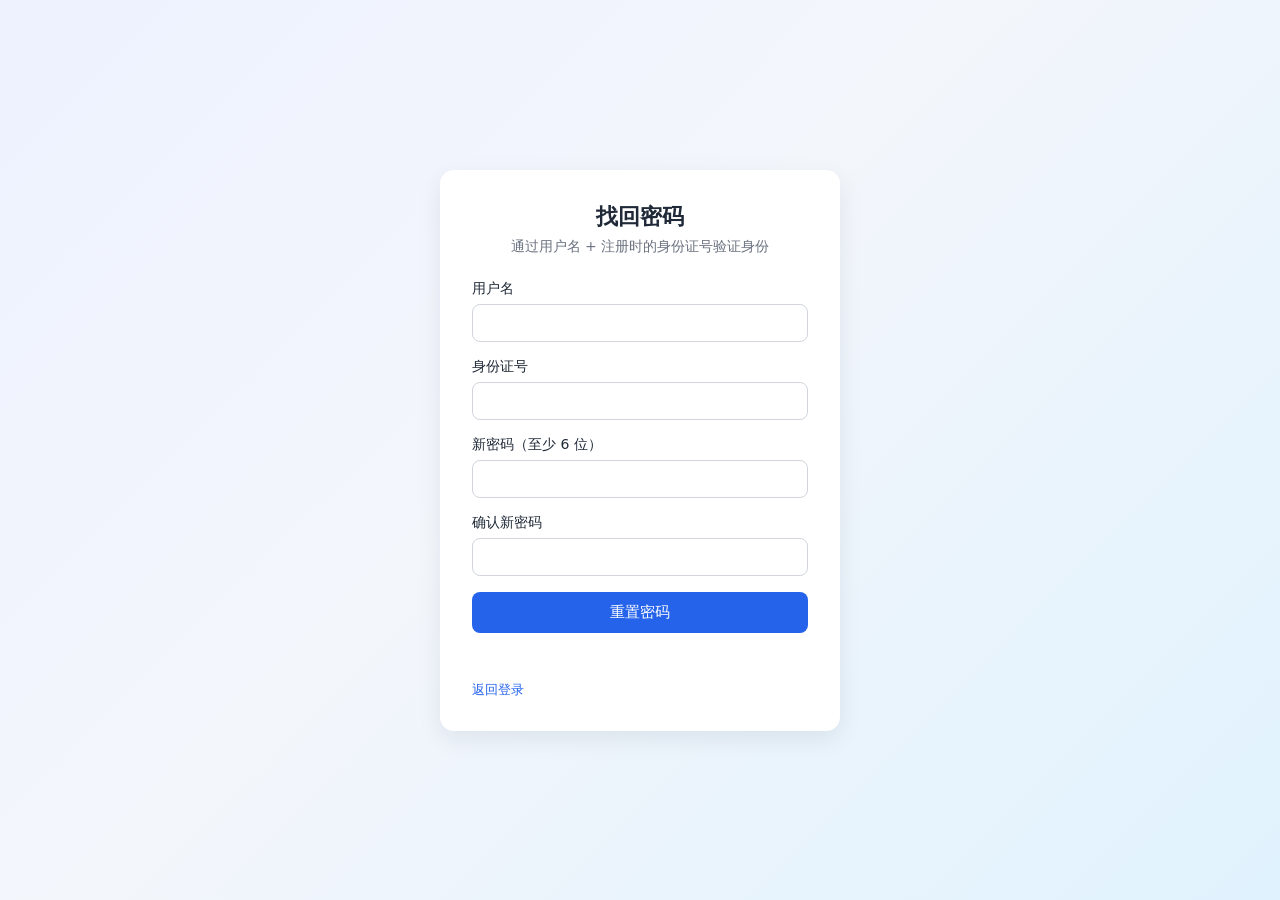
<file: frontend/forgot.html>
<!DOCTYPE html>
<html lang="zh-CN">
<head>
  <meta charset="UTF-8">
  <meta name="viewport" content="width=device-width, initial-scale=1.0">
  <title>忘记密码 - 学生就业帮助系统</title>
  <link rel="stylesheet" href="css/style.css">
</head>
<body>
  <div class="auth-wrap">
    <div class="card auth-card">
      <h1>找回密码</h1>
      <p class="auth-sub">通过用户名 + 注册时的身份证号验证身份</p>

      <form id="forgot-form">
        <div class="field">
          <label for="username">用户名</label>
          <input id="username" type="text" required autocomplete="username">
        </div>
        <div class="field">
          <label for="id_card">身份证号</label>
          <input id="id_card" type="text" maxlength="18" required>
        </div>
        <div class="field">
          <label for="new_password">新密码（至少 6 位）</label>
          <input id="new_password" type="password" minlength="6" required autocomplete="new-password">
        </div>
        <div class="field">
          <label for="new_password2">确认新密码</label>
          <input id="new_password2" type="password" minlength="6" required autocomplete="new-password">
        </div>
        <button type="submit" class="btn">重置密码</button>
        <p id="forgot-msg" class="msg"></p>
      </form>

      <div class="form-links">
        <a href="login.html">返回登录</a>
      </div>
    </div>
  </div>

  <script type="module" src="js/auth.js"></script>
</body>
</html>
</file>
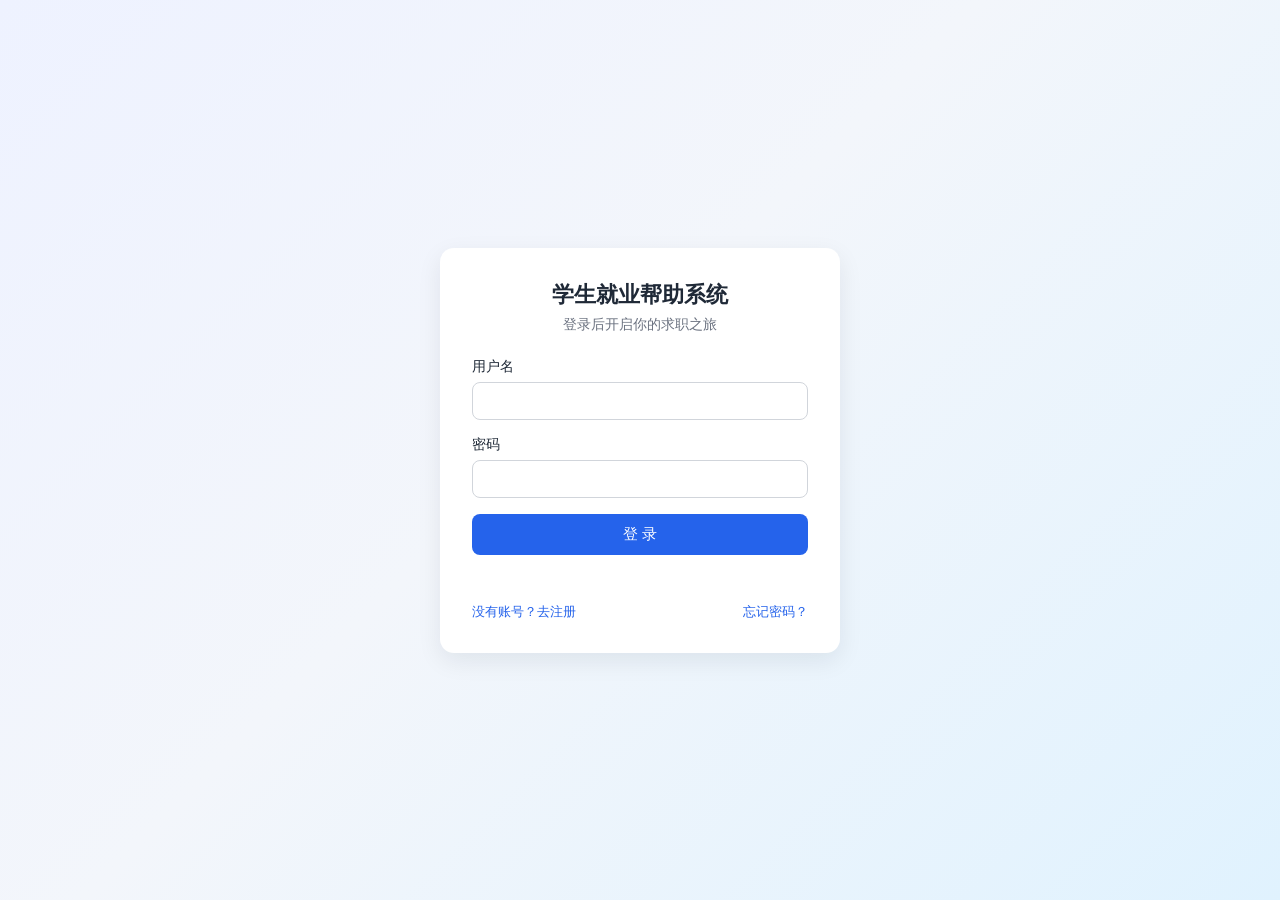
<file: frontend/login.html>
<!DOCTYPE html>
<html lang="zh-CN">
<head>
  <meta charset="UTF-8">
  <meta name="viewport" content="width=device-width, initial-scale=1.0">
  <title>登录 - 学生就业帮助系统</title>
  <script>
    // 已登录访问登录页 → 直接替换回首页（同步脚本，先于 DOM 渲染执行）
    if (localStorage.getItem("token")) {
      window.location.replace("index.html");
    }
  </script>
  <link rel="stylesheet" href="css/style.css">
</head>
<body>
  <div class="auth-wrap">
    <div class="card auth-card">
      <h1>学生就业帮助系统</h1>
      <p class="auth-sub">登录后开启你的求职之旅</p>

      <form id="login-form">
        <div class="field">
          <label for="username">用户名</label>
          <input id="username" type="text" required autocomplete="username">
        </div>
        <div class="field">
          <label for="password">密码</label>
          <input id="password" type="password" required autocomplete="current-password">
        </div>
        <button type="submit" class="btn">登 录</button>
        <p id="login-msg" class="msg"></p>
      </form>

      <div class="form-links">
        <a href="register.html">没有账号？去注册</a>
        <a href="forgot.html">忘记密码？</a>
      </div>
    </div>
  </div>

  <script type="module" src="js/auth.js"></script>
</body>
</html>
</file>
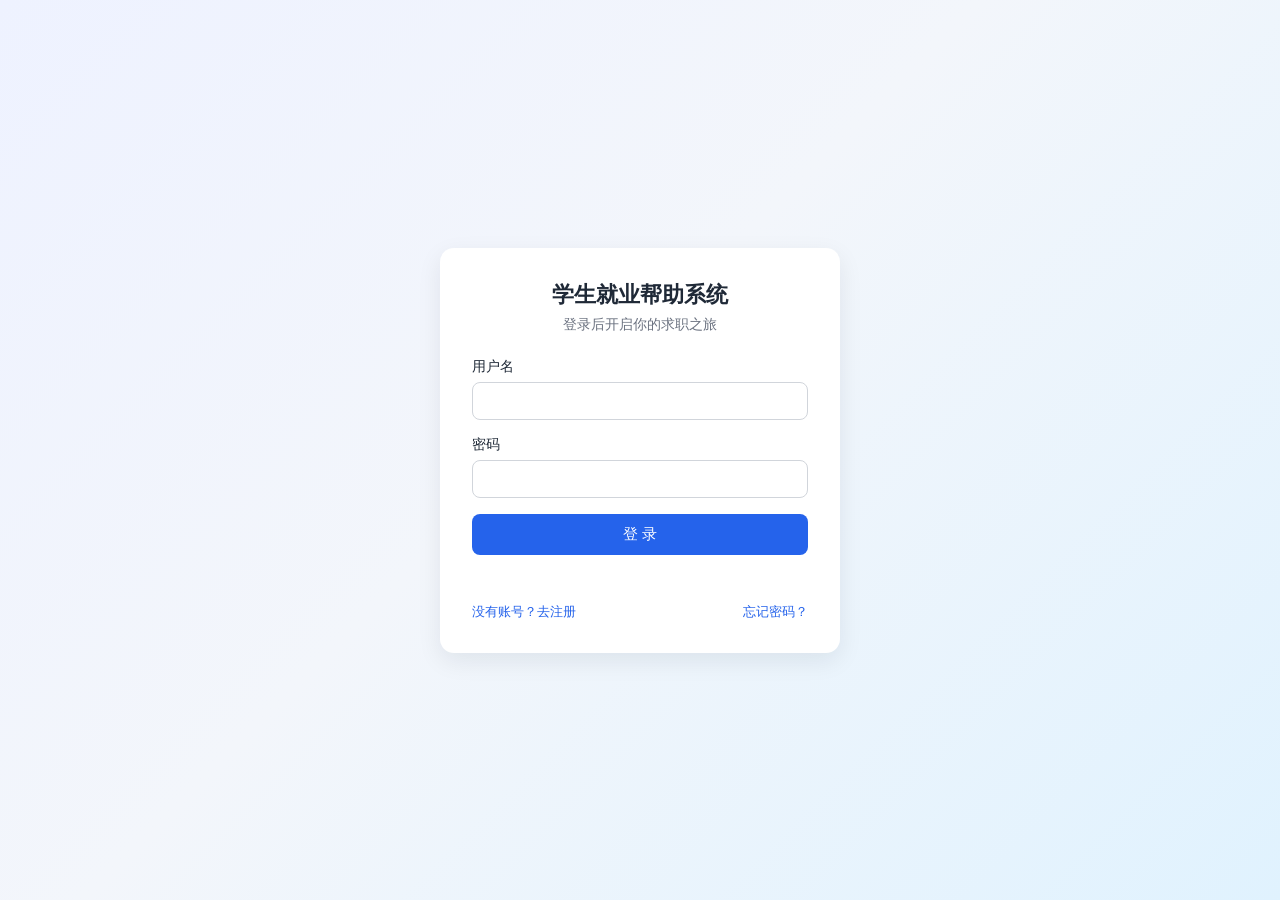
<file: frontend/profile.html>
<!DOCTYPE html>
<html lang="zh-CN">
<head>
  <meta charset="UTF-8">
  <meta name="viewport" content="width=device-width, initial-scale=1.0">
  <title>用户信息 - 学生就业帮助系统</title>
  <script>
    // 路由守卫（同步脚本，先于 DOM 渲染执行）：未登录立即替换为登录页，页面内容不会闪现
    if (!localStorage.getItem("token")) {
      window.location.replace("login.html");
    }
  </script>
  <link rel="stylesheet" href="css/style.css">
</head>
<body>
  <nav class="navbar">
    <div class="nav-inner">
      <a class="nav-title" href="index.html">学生就业帮助系统</a>
      <div class="avatar-wrap">
        <div id="avatar" class="avatar" title="账号菜单">?</div>
        <div id="dropdown" class="dropdown">
          <a href="profile.html">用户信息</a>
          <a href="#" id="menu-logout">退出登录</a>
        </div>
      </div>
    </div>
  </nav>

  <main class="page">
    <h2 class="page-title">用户信息</h2>

    <!-- 基本信息：username / id_card 不可修改 -->
    <div class="card panel">
      <h3>基本信息</h3>
      <form id="info-form">
        <div class="field">
          <label for="username">用户名（注册后不可修改）</label>
          <input id="username" type="text" disabled>
        </div>
        <div class="field">
          <label for="id_card">身份证号（不可修改，找回密码凭证）</label>
          <input id="id_card" type="text" disabled>
        </div>
        <div class="field">
          <label for="phone">手机号</label>
          <input id="phone" type="tel" maxlength="11" placeholder="请输入 11 位手机号">
        </div>
        <div class="field">
          <label for="email">邮箱</label>
          <input id="email" type="email" placeholder="请输入邮箱">
        </div>
        <button id="info-submit" type="submit" class="btn">提 交</button>
        <p id="info-msg" class="msg"></p>
      </form>
    </div>

    <!-- 修改密码：独立表单 -->
    <div class="card panel">
      <h3>修改密码</h3>
      <form id="pwd-form">
        <div class="field">
          <label for="old_password">旧密码</label>
          <input id="old_password" type="password" required autocomplete="current-password">
        </div>
        <div class="field">
          <label for="new_password">新密码（至少 6 位）</label>
          <input id="new_password" type="password" minlength="6" required autocomplete="new-password">
        </div>
        <div class="field">
          <label for="new_password2">确认新密码</label>
          <input id="new_password2" type="password" minlength="6" required autocomplete="new-password">
        </div>
        <button id="pwd-submit" type="submit" class="btn">修改密码</button>
        <p id="pwd-msg" class="msg"></p>
      </form>
    </div>
  </main>

  <script type="module" src="js/profile.js"></script>
</body>
</html>
</file>
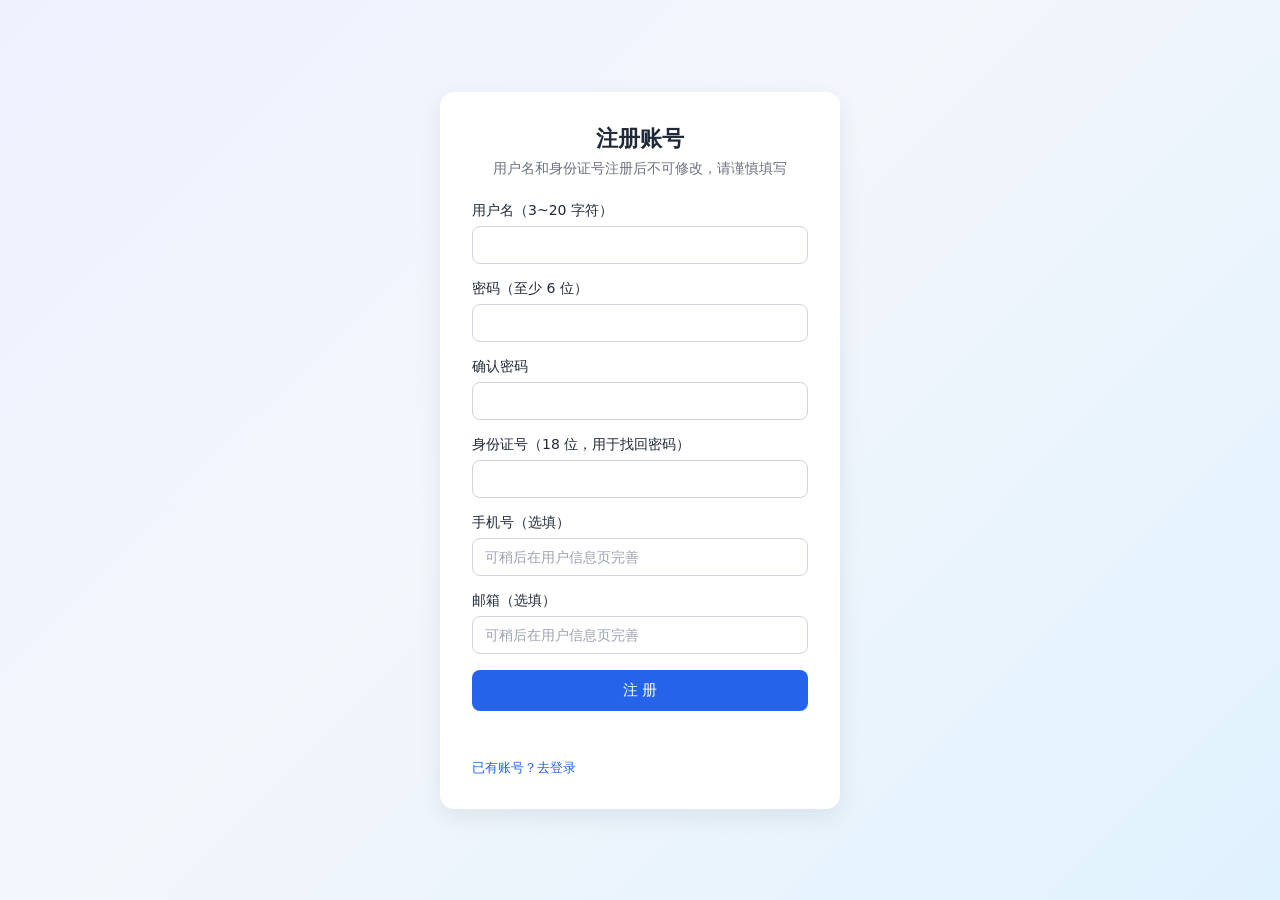
<file: frontend/register.html>
<!DOCTYPE html>
<html lang="zh-CN">
<head>
  <meta charset="UTF-8">
  <meta name="viewport" content="width=device-width, initial-scale=1.0">
  <title>注册 - 学生就业帮助系统</title>
  <link rel="stylesheet" href="css/style.css">
</head>
<body>
  <div class="auth-wrap">
    <div class="card auth-card">
      <h1>注册账号</h1>
      <p class="auth-sub">用户名和身份证号注册后不可修改，请谨慎填写</p>

      <form id="register-form">
        <div class="field">
          <label for="username">用户名（3~20 字符）</label>
          <input id="username" type="text" minlength="3" maxlength="20" required autocomplete="username">
        </div>
        <div class="field">
          <label for="password">密码（至少 6 位）</label>
          <input id="password" type="password" minlength="6" required autocomplete="new-password">
        </div>
        <div class="field">
          <label for="password2">确认密码</label>
          <input id="password2" type="password" minlength="6" required autocomplete="new-password">
        </div>
        <div class="field">
          <label for="id_card">身份证号（18 位，用于找回密码）</label>
          <input id="id_card" type="text" maxlength="18" required>
        </div>
        <div class="field">
          <label for="phone">手机号（选填）</label>
          <input id="phone" type="tel" maxlength="11" placeholder="可稍后在用户信息页完善">
        </div>
        <div class="field">
          <label for="email">邮箱（选填）</label>
          <input id="email" type="email" placeholder="可稍后在用户信息页完善">
        </div>
        <button type="submit" class="btn">注 册</button>
        <p id="register-msg" class="msg"></p>
      </form>

      <div class="form-links">
        <a href="login.html">已有账号？去登录</a>
      </div>
    </div>
  </div>

  <script type="module" src="js/auth.js"></script>
</body>
</html>
</file>
<file: frontend/css/style.css>
/* ============================================================
   学生就业帮助系统 — 全站样式
   设计：现代卡片式（圆角 + 阴影），页面居中，蓝色主色调
   ============================================================ */

/* ===== 1. 变量与重置 ===== */
:root {
  --primary: #2563eb;
  --primary-hover: #1d4ed8;
  --primary-light: #dbeafe;
  --danger: #dc2626;
  --ok: #16a34a;
  --text: #1f2937;
  --text-light: #6b7280;
  --border: #d1d5db;
  --card-bg: #ffffff;
  --radius: 14px;
  --shadow: 0 8px 24px rgba(17, 24, 39, 0.08);
}

* { box-sizing: border-box; margin: 0; padding: 0; }

body {
  font-family: "Microsoft YaHei", "PingFang SC", system-ui, -apple-system, sans-serif;
  background: linear-gradient(135deg, #eef2ff 0%, #f3f6fb 45%, #e0f2fe 100%);
  color: var(--text);
  min-height: 100vh;
}

/* ===== 2. 卡片与页面布局 ===== */
.card {
  background: var(--card-bg);
  border-radius: var(--radius);
  box-shadow: var(--shadow);
  padding: 32px;
}

/* 认证页（登录/注册/忘记密码）：整屏居中 */
.auth-wrap {
  min-height: 100vh;
  display: flex;
  align-items: center;
  justify-content: center;
  padding: 24px;
}
.auth-card { width: 100%; max-width: 400px; }
.auth-card h1 { font-size: 22px; text-align: center; margin-bottom: 6px; }
.auth-sub { text-align: center; color: var(--text-light); font-size: 14px; margin-bottom: 24px; }

/* 内页（首页 / 用户信息） */
.page { max-width: 960px; margin: 0 auto; padding: 32px 24px; }
.page-title { font-size: 22px; margin-bottom: 20px; }

/* ===== 3. 表单 ===== */
.field { margin-bottom: 16px; }
.field label { display: block; font-size: 14px; margin-bottom: 6px; }
.field input {
  width: 100%;
  padding: 10px 12px;
  font-size: 14px;
  color: var(--text);
  background: #fff;
  border: 1px solid var(--border);
  border-radius: 8px;
  outline: none;
  transition: border-color 0.2s, box-shadow 0.2s;
}
.field input::placeholder { color: #9ca3af; }
.field input:focus {
  border-color: var(--primary);
  box-shadow: 0 0 0 3px rgba(37, 99, 235, 0.18); /* Focus 蓝光 */
}
.field input:disabled {
  background: #f3f4f6;
  color: var(--text-light);
  cursor: not-allowed;
}

/* ===== 4. 按钮 ===== */
.btn {
  display: inline-block;
  width: 100%;
  padding: 11px 16px;
  font-size: 15px;
  color: #fff;
  background: var(--primary);
  border: none;
  border-radius: 8px;
  cursor: pointer;
  transition: background 0.2s, transform 0.1s;
}
.btn:hover { background: var(--primary-hover); } /* Hover 变色 */
.btn:active { transform: scale(0.99); }
.btn:disabled { opacity: 0.6; cursor: not-allowed; }

.btn-ghost {
  background: transparent;
  color: var(--primary);
  border: 1px solid var(--primary);
}
.btn-ghost:hover { background: var(--primary-light); }

/* ===== 5. 消息提示与表单链接 ===== */
.msg { min-height: 20px; font-size: 13px; margin: 10px 0 2px; }
.msg.error { color: var(--danger); }
.msg.ok { color: var(--ok); }

.form-links {
  display: flex;
  justify-content: space-between;
  margin-top: 18px;
  font-size: 13px;
}
.form-links a { color: var(--primary); text-decoration: none; }
.form-links a:hover { text-decoration: underline; }

/* ===== 6. 顶部导航与头像下拉 ===== */
.navbar {
  position: sticky;
  top: 0;
  z-index: 10;
  background: #fff;
  box-shadow: 0 2px 10px rgba(17, 24, 39, 0.06);
}
.nav-inner {
  max-width: 960px;
  margin: 0 auto;
  padding: 12px 24px;
  display: flex;
  align-items: center;
  justify-content: space-between;
}
.nav-title {
  font-size: 18px;
  font-weight: 700;
  color: var(--primary);
  text-decoration: none;
}

.avatar-wrap { position: relative; }
.avatar {
  width: 38px;
  height: 38px;
  border-radius: 50%; /* CSS 圆形头像（显示用户名首字母） */
  background: var(--primary);
  color: #fff;
  display: flex;
  align-items: center;
  justify-content: center;
  font-size: 16px;
  font-weight: 600;
  cursor: pointer;
  user-select: none;
}
.avatar:hover { background: var(--primary-hover); }

.dropdown {
  position: absolute;
  right: 0;
  top: 46px;
  min-width: 140px;
  padding: 6px;
  background: #fff;
  border: 1px solid #eef0f3;
  border-radius: 10px;
  box-shadow: var(--shadow);
  display: none; /* 默认隐藏，加 .show 展开 */
}
.dropdown.show { display: block; }
.dropdown a {
  display: block;
  padding: 9px 12px;
  font-size: 14px;
  color: var(--text);
  text-decoration: none;
  border-radius: 6px;
}
.dropdown a:hover { background: #f3f4f6; }

/* ===== 7. 首页 ===== */
.hint { color: var(--text-light); font-size: 14px; margin-top: 8px; min-height: 20px; }

.feature-grid {
  display: grid;
  grid-template-columns: repeat(auto-fit, minmax(240px, 1fr));
  gap: 20px;
  margin-top: 24px;
}
.feature-card h3 { font-size: 17px; margin-bottom: 8px; }
.feature-card p { font-size: 14px; color: var(--text-light); line-height: 1.6; margin-bottom: 12px; }
.badge {
  display: inline-block;
  padding: 3px 10px;
  font-size: 12px;
  color: var(--text-light);
  background: #f3f4f6;
  border-radius: 999px;
}

/* ===== 8. 模态框（原生 JS 弹框） ===== */
.modal {
  position: fixed;
  inset: 0;
  z-index: 100;
  background: rgba(17, 24, 39, 0.45);
  display: none; /* 默认隐藏，加 .show 居中弹出 */
  align-items: center;
  justify-content: center;
}
.modal.show { display: flex; }
.modal-box {
  width: 90%;
  max-width: 360px;
  padding: 28px;
  background: #fff;
  border-radius: var(--radius);
  box-shadow: var(--shadow);
  text-align: center;
  animation: modal-pop 0.18s ease;
}
@keyframes modal-pop {
  from { transform: scale(0.92); opacity: 0; }
  to   { transform: scale(1);    opacity: 1; }
}
.modal-box h3 { font-size: 17px; margin-bottom: 10px; }
.modal-text { font-size: 14px; line-height: 1.6; }
.modal-actions { display: flex; gap: 12px; margin-top: 22px; }
.modal-actions .btn { width: auto; flex: 1; }

/* ===== 9. 用户信息页 ===== */
.panel { max-width: 560px; margin-bottom: 24px; }
.panel h3 {
  font-size: 16px;
  margin-bottom: 16px;
  padding-bottom: 10px;
  border-bottom: 1px solid #f0f1f3;
}

/* ===== 10. Toast 轻提示（js/toast.js 动态创建，不阻塞用户） ===== */
.toast {
  position: fixed;
  top: 48px;
  left: 50%;
  z-index: 200; /* 高于模态框(100)，保证任何场景下可见 */
  max-width: 80vw;
  padding: 10px 20px;
  font-size: 14px;
  color: #fff;
  background: rgba(17, 24, 39, 0.85); /* 深色半透明 */
  border-radius: 10px;
  box-shadow: 0 8px 24px rgba(17, 24, 39, 0.25);
  text-align: center;
  pointer-events: none; /* 不挡住下方元素的点击 */
  visibility: hidden;
  opacity: 0;
}
.toast.show {
  visibility: visible;
  animation: toast-in 0.25s ease forwards; /* 淡入 + 向上浮动 */
}
.toast.hide {
  visibility: visible;
  animation: toast-out 0.3s ease forwards; /* 淡出下沉消失 */
}
@keyframes toast-in {
  from { opacity: 0; transform: translate(-50%, -12px); }
  to   { opacity: 1; transform: translate(-50%, 0); }
}
@keyframes toast-out {
  from { opacity: 1; transform: translate(-50%, 0); }
  to   { opacity: 0; transform: translate(-50%, -12px); }
}

/* ===== 11. 报告页布局（模块 7/8/9：左历史侧栏 + 右报告区） ===== */
.report-layout {
  display: flex;
  gap: 20px;
  align-items: flex-start;
  max-width: 1080px;
  margin: 0 auto;
}
.history-sidebar {
  flex: 0 0 240px;
  max-height: 70vh;
  overflow-y: auto;
}
.history-item {
  padding: 10px 12px;
  margin-bottom: 8px;
  background: #fff;
  border: 1px solid #e5e7eb;
  border-radius: 10px;
  cursor: pointer;
  transition: border-color 0.15s, box-shadow 0.15s;
}
.history-item:hover { border-color: var(--primary); }
.history-item.active {
  border-color: var(--primary);
  box-shadow: 0 0 0 2px rgba(37, 99, 235, 0.15);
}
.history-label {
  font-size: 14px;
  color: #1f2937;
  white-space: nowrap;
  overflow: hidden;
  text-overflow: ellipsis;
}
.history-time { font-size: 12px; color: #9ca3af; margin-top: 4px; }
.history-empty { font-size: 13px; color: #9ca3af; text-align: center; padding: 16px 0; }
.report-panel {
  flex: 1;
  min-height: 320px;
  max-height: 70vh;
  overflow-y: auto;
  background: #fff;
}
.report-title { font-size: 16px; font-weight: 600; margin-bottom: 12px; }
.report-body { line-height: 1.75; }
.upload-row { display: flex; align-items: center; gap: 12px; margin-bottom: 16px; flex-wrap: wrap; }
#file-name { font-size: 13px; color: #6b7280; }

/* ===== 12. 聊天气泡与打字指示器（模块 10 / 调试页共用） ===== */
.chat-list {
  display: flex;
  flex-direction: column;
  gap: 14px;
  max-height: 60vh;
  overflow-y: auto;
  padding: 16px;
  background: #f3f4f6;
  border-radius: 12px;
}
.chat-msg { display: flex; }
.chat-msg.msg-user { justify-content: flex-end; }
.chat-msg.msg-ai { justify-content: flex-start; }
.chat-bubble {
  max-width: 76%;
  padding: 10px 14px;
  font-size: 14px;
  line-height: 1.7;
  border-radius: 12px;
  word-break: break-word;
}
.msg-user .chat-bubble { color: #fff; background: var(--primary); border-bottom-right-radius: 4px; }
.msg-ai .chat-bubble {
  color: #1f2937;
  background: #fff;
  border: 1px solid #e5e7eb;
  border-bottom-left-radius: 4px;
}
.msg-ai .chat-bubble > :first-child { margin-top: 0; }
.msg-ai .chat-bubble > :last-child { margin-bottom: 0; }
.typing { display: inline-flex; gap: 5px; padding: 4px 2px; }
.typing i {
  width: 6px;
  height: 6px;
  background: #9ca3af;
  border-radius: 50%;
  animation: typing-bounce 1.2s infinite ease-in-out;
}
.typing i:nth-child(2) { animation-delay: 0.15s; }
.typing i:nth-child(3) { animation-delay: 0.3s; }
@keyframes typing-bounce {
  0%, 60%, 100% { transform: translateY(0); opacity: 0.4; }
  30% { transform: translateY(-4px); opacity: 1; }
}

/* ===== 13. 知识库同步状态徽标（模块 10） ===== */
.sync-badge {
  display: inline-block;
  padding: 2px 10px;
  font-size: 12px;
  border-radius: 999px;
  background: #f3f4f6;
  color: #6b7280;
}
.sync-badge.syncing { background: #fef3c7; color: #b45309; }
.sync-badge.success { background: #d1fae5; color: #047857; }
.sync-badge.failed { background: #fee2e2; color: #b91c1c; }

/* ===== 14. 业务页面布局（模块 10 三区 + 通用小组件） ===== */
.page-wide { max-width: 1120px; }
.card-sm { padding: 18px; }
.btn-sm { width: auto; padding: 8px 16px; font-size: 14px; }

/* 首页入口卡片可点击（<a> 包裹 .card） */
a.feature-card {
  display: block;
  color: inherit;
  text-decoration: none;
  transition: transform 0.15s, box-shadow 0.15s;
}
a.feature-card:hover {
  transform: translateY(-3px);
  box-shadow: 0 12px 28px rgba(17, 24, 39, 0.12);
}

/* 表单多行文本域（模块 9 粘贴简历） */
.field textarea {
  width: 100%;
  padding: 10px 12px;
  font-family: inherit;
  font-size: 14px;
  line-height: 1.6;
  color: var(--text);
  background: #fff;
  border: 1px solid var(--border);
  border-radius: 8px;
  outline: none;
  resize: vertical;
  transition: border-color 0.2s, box-shadow 0.2s;
}
.field textarea:focus {
  border-color: var(--primary);
  box-shadow: 0 0 0 3px rgba(37, 99, 235, 0.18);
}

/* 文件选择器 */
.upload-row input[type="file"] { font-size: 13px; color: var(--text-light); }

/* 模块 10：左知识库 + 右聊天（两栏，窄屏纵向堆叠） */
.interview-layout { display: flex; gap: 20px; align-items: flex-start; }
.kb-panel { flex: 0 0 300px; }
.chat-panel { flex: 1; min-width: 0; }

.kb-slot {
  padding: 12px;
  margin-bottom: 12px;
  background: #f9fafb;
  border: 1px solid #eef0f3;
  border-radius: 10px;
}
.kb-head {
  display: flex;
  align-items: center;
  justify-content: space-between;
  margin-bottom: 6px;
  font-size: 14px;
  font-weight: 600;
}
.kb-file {
  margin-bottom: 10px;
  font-size: 12px;
  color: var(--text-light);
  word-break: break-all;
}
.kb-actions { display: flex; gap: 8px; }

.chat-head {
  display: flex;
  align-items: center;
  justify-content: space-between;
  margin-bottom: 12px;
}
.chat-head h3 { font-size: 16px; }

.chat-input-row { display: flex; gap: 10px; margin-top: 12px; }
.chat-input-row input {
  flex: 1;
  padding: 10px 12px;
  font-size: 14px;
  border: 1px solid var(--border);
  border-radius: 8px;
  outline: none;
  transition: border-color 0.2s, box-shadow 0.2s;
}
.chat-input-row input:focus {
  border-color: var(--primary);
  box-shadow: 0 0 0 3px rgba(37, 99, 235, 0.18);
}
.chat-input-row .btn { width: auto; padding: 10px 22px; }

/* 知识库未就绪提示条（非阻塞，PRD 4.4） */
.kb-tip {
  padding: 10px 14px;
  margin-bottom: 12px;
  font-size: 13px;
  color: #b45309;
  background: #fffbeb;
  border: 1px solid #fde68a;
  border-radius: 10px;
}
.kb-tip.hide { display: none; }

/* ===== 15. Markdown 内容排版（报告区 / 聊天气泡共用） ===== */
.report-body h1, .report-body h2, .report-body h3,
.chat-bubble h1, .chat-bubble h2, .chat-bubble h3 {
  font-size: 16px;
  margin: 16px 0 8px;
  line-height: 1.4;
}
.report-body h1, .chat-bubble h1 { font-size: 18px; }
.report-body > :first-child, .chat-bubble > :first-child { margin-top: 0; }
.report-body p, .chat-bubble p { margin: 8px 0; }
.report-body ul, .report-body ol,
.chat-bubble ul, .chat-bubble ol { margin: 8px 0; padding-left: 22px; }
.report-body li, .chat-bubble li { margin: 4px 0; }
.report-body table, .chat-bubble table {
  border-collapse: collapse;
  margin: 10px 0;
  font-size: 13px;
}
.report-body th, .report-body td,
.chat-bubble th, .chat-bubble td {
  padding: 6px 10px;
  text-align: left;
  border: 1px solid #e5e7eb;
}
.report-body th, .chat-bubble th { background: #f9fafb; }
.report-body code, .chat-bubble code {
  padding: 1px 5px;
  font-size: 13px;
  background: #f3f4f6;
  border-radius: 4px;
}

/* 窄屏：报告页/面试页纵向堆叠 */
@media (max-width: 820px) {
  .report-layout, .interview-layout { flex-direction: column; }
  .history-sidebar, .kb-panel { flex: none; width: 100%; }
}
</file>
